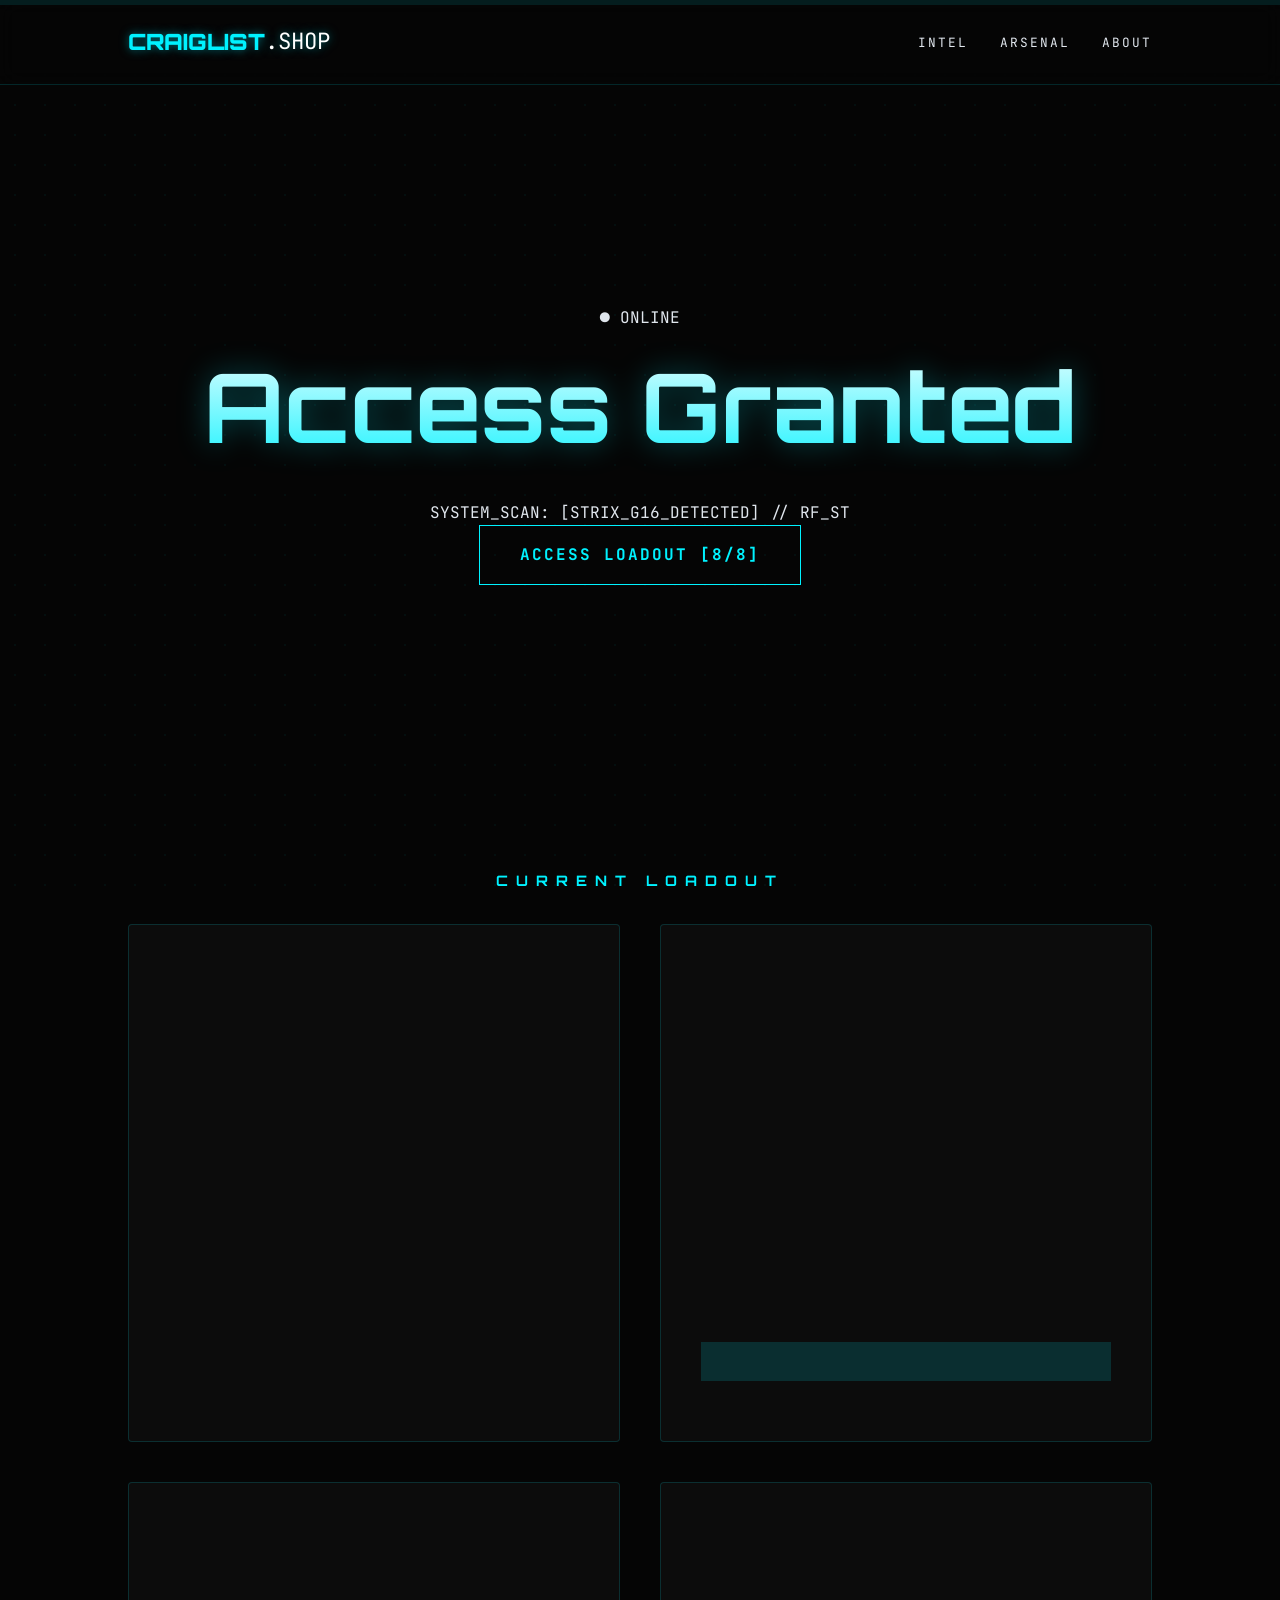
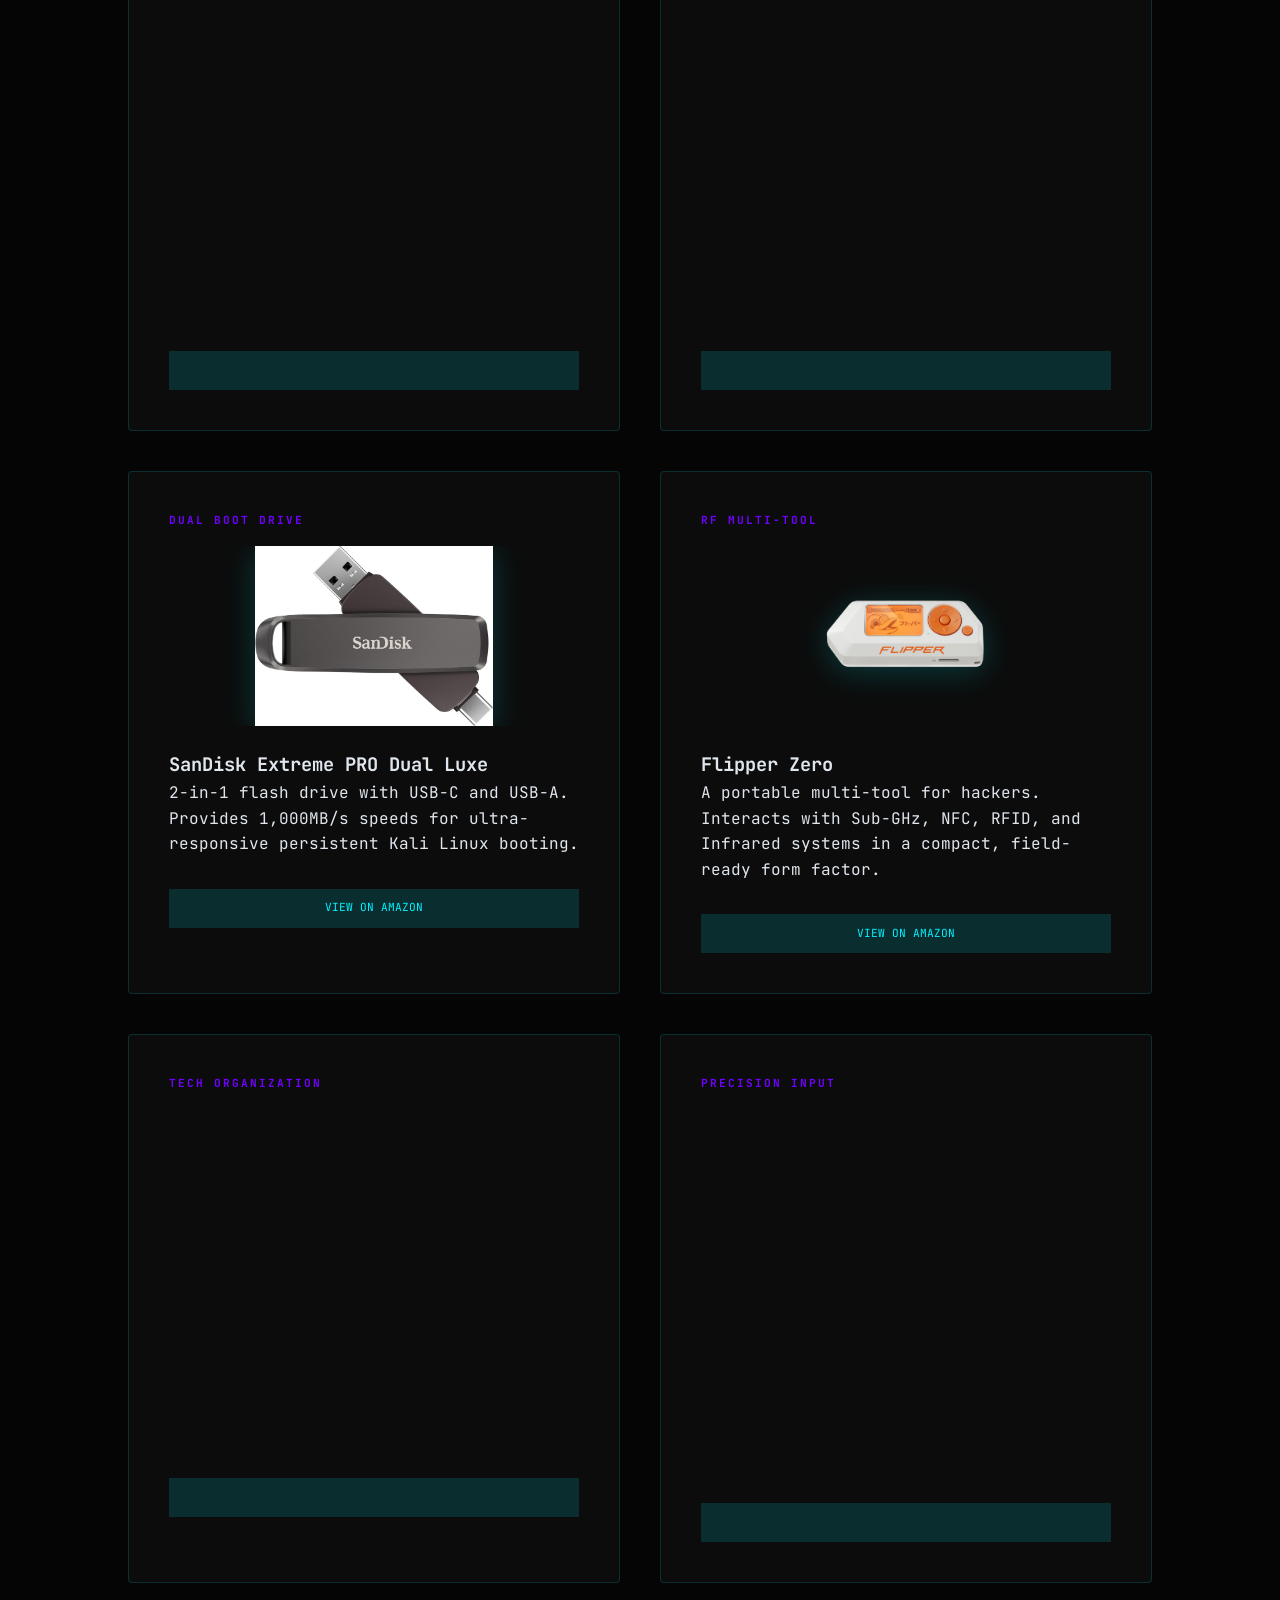
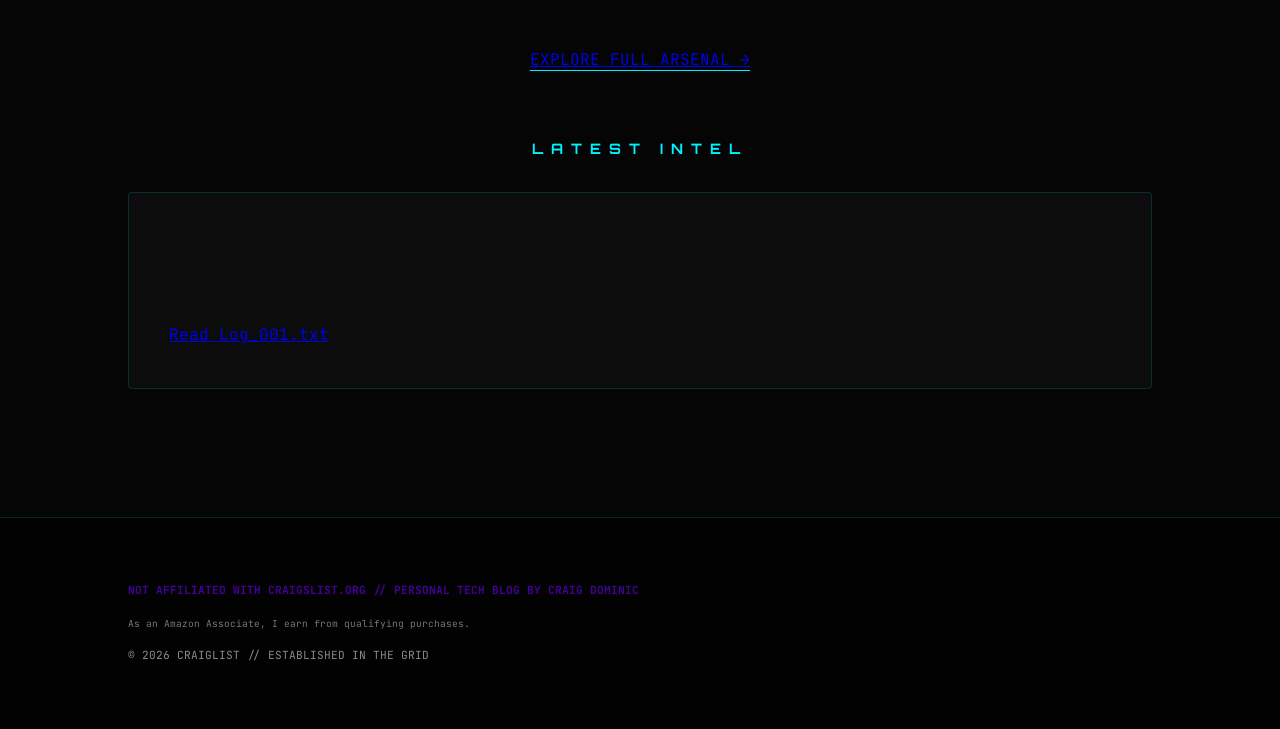
<file: index.html>
<!DOCTYPE html>
<html lang="en">
<head>

    <!-- Google tag (gtag.js) -->
<script async src="https://www.googletagmanager.com/gtag/js?id=G-6QVK2JPNYY"></script>
<script>
  window.dataLayer = window.dataLayer || [];
  function gtag(){dataLayer.push(arguments);}
  gtag('js', new Date());

  gtag('config', 'G-6QVK2JPNYY');
</script>

    <meta charset="UTF-8">
    <meta name="viewport" content="width=device-width, initial-scale=1.0">
    <title>Craiglist-Hackingtools | Access Granted</title>
    
    <link rel="icon" type="image/png" href="images/craiglistlogo.png">

    <link href="https://fonts.googleapis.com/css2?family=JetBrains+Mono:wght@400;700&family=Orbitron:wght@400;900&display=swap" rel="stylesheet">
    <link rel="stylesheet" href="styles.css">
</head>
<body>
    <div class="scanline"></div>
    <div class="grid-overlay"></div> 
    
    <header>
        <nav>
            <div class="logo">CRAIGLIST<span class="cursor-blink">.SHOP</span></div>
            <ul>
                <li><a href="#intel" class="nav-link">INTEL</a></li>
                <li><a href="arsenal.html" class="nav-link">ARSENAL</a></li>
                <li><a href="about.html" class="nav-link">ABOUT</a></li>
            </ul>
        </nav>
    </header>

    <section class="hero">
        <div class="hero-content">
            <div class="terminal-header">
                <span class="status-indicator">● ONLINE</span>
                <h1 class="glitch" data-text="FIELD_KIT_ACCESS">Access Granted</h1>
            </div>
            
            <div class="status-log">
                <p id="typewriter" class="terminal-text"></p>
            </div>

            <div class="hero-actions">
                <a href="#loadout" class="btn-primary">ACCESS LOADOUT [8/8]</a>
            </div>
        </div>
    </section>

    <main>
        <section id="loadout">
            <h2 class="section-title">CURRENT LOADOUT</h2>
            <div id="homepage-loadout-grid" class="grid"></div>
            
            <div style="text-align: center; margin-top: 4rem;">
                <a href="arsenal.html" class="nav-link" style="font-size: 1rem; border-bottom: 1px solid var(--primary);">EXPLORE FULL ARSENAL &rarr;</a>
            </div>
        </section>

        <section id="intel">
            <h2 class="section-title">LATEST INTEL</h2>
            <div class="grid">
                <article class="card">
                    <div class="tag">NETWORKING</div>
                    <h3>Setup Your Own Home Lab</h3>
                    <p>Building a fortress for testing and learning network security with pro-grade gear.</p>
                    <a href="#" class="read-more">Read Log_001.txt</a>
                </article>
            </div>
        </section>
    </main>

    <footer>
        <div class="footer-content">
            <p class="disclaimer">NOT AFFILIATED WITH CRAIGSLIST.ORG // PERSONAL TECH BLOG BY CRAIG DOMINIC</p>
            <p class="affiliate-disclosure" style="font-size: 0.6rem; opacity: 0.5; margin-bottom: 1rem;">
                As an Amazon Associate, I earn from qualifying purchases.
            </p>
            <p>&copy; 2026 CRAIGLIST // ESTABLISHED IN THE GRID</p>
        </div>
    </footer>

    <script>
        // 1. Fetch JSON Data and Populate Homepage with Images
        fetch('data.json')
            .then(response => response.json())
            .then(data => {
                const grid = document.getElementById('homepage-loadout-grid');
                
                // CRITICAL EDIT: Change from '2' to '8' to slice all units
                const tacticalLoadout = data.loadout.slice(0, 8);

                tacticalLoadout.forEach((item, index) => {
                    const card = document.createElement('div');
                    card.className = index === 0 ? 'item-card featured-item' : 'item-card';
                    
                    card.innerHTML = `
                        <div class="tag">${index === 0 ? '#1 PICK // ' : ''}${item.category}</div>
                        
                        <div class="card-img-wrapper">
                            <img src="${item.image}" alt="${item.name}" class="home-card-img">
                        </div>

                        <h3>${item.name}</h3>
                        <p>${item.description}</p>
                        <a href="${item.link}" target="_blank" class="${index === 0 ? 'btn-primary' : 'btn-sm'}" style="margin-top: 2rem;">VIEW ON AMAZON</a>
                    `;
                    
                    grid.appendChild(card);
                    observeCard(card);
                });
            })
            .catch(err => console.error("Error loading loadout data:", err));

        // 2. Updated Typewriter Effect to match Hacking Tools niche
        const text = "SYSTEM_SCAN: [STRIX_G16_DETECTED] // RF_STATUS: ACTIVE // [8/8]_LOADOUT_UNITS_READY...";
        let i = 0;
        const target = document.getElementById('typewriter');
        function typeWriter() {
            if (i < text.length) {
                target.innerHTML += text.charAt(i);
                i++;
                setTimeout(typeWriter, 40);
            }
        }
        window.onload = typeWriter;

        // 3. Animation Logic (Scroll Reveal & 3D Tilt)
        function observeCard(card) {
            card.style.opacity = "0";
            card.style.transform = "translateY(20px) scale(0.95)";
            card.style.transition = "all 0.6s cubic-bezier(0.175, 0.885, 0.32, 1.275)";
            
            const observer = new IntersectionObserver((entries) => {
                entries.forEach(entry => {
                    if (entry.isIntersecting) {
                        entry.target.style.opacity = "1";
                        entry.target.style.transform = "translateY(0) scale(1)";
                    }
                });
            }, { threshold: 0.15 });
            
            observer.observe(card);

            if (window.matchMedia("(min-width: 769px)").matches) {
                card.addEventListener('mousemove', (e) => {
                    const rect = card.getBoundingClientRect();
                    const rotateX = (e.clientY - rect.top - rect.height/2) / 15;
                    const rotateY = (rect.width/2 - (e.clientX - rect.left)) / 15;
                    card.style.transform = `perspective(1000px) rotateX(${rotateX}deg) rotateY(${rotateY}deg) scale3d(1.05, 1.05, 1.05)`;
                });
                card.addEventListener('mouseleave', () => {
                    card.style.transform = `perspective(1000px) rotateX(0deg) rotateY(0deg) scale3d(1, 1, 1)`;
                });
            }
        }
    </script>
</body>
</html>
</file>
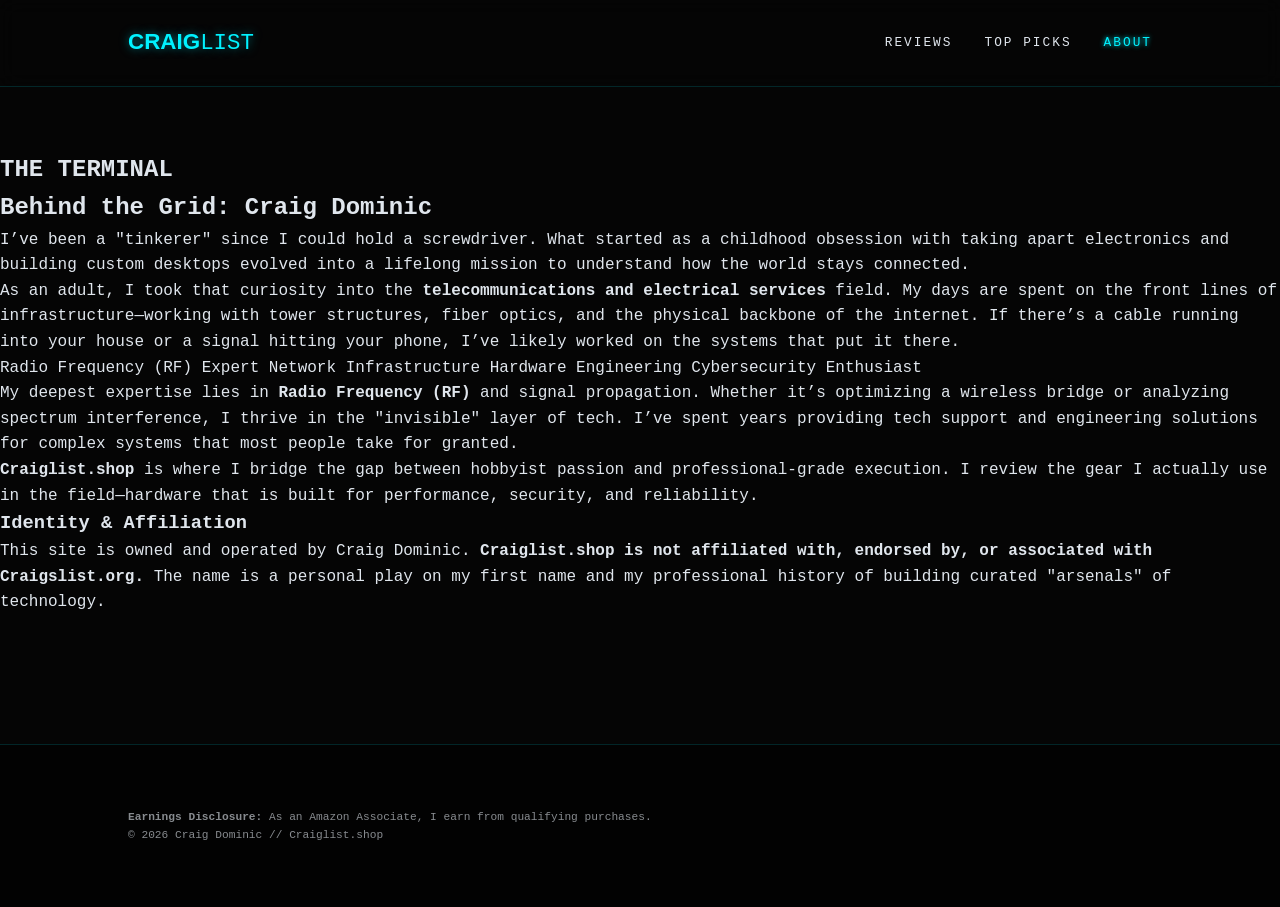
<file: about.html>
<!DOCTYPE html>
<html lang="en">
<head>
    <meta charset="UTF-8">
    <meta name="viewport" content="width=device-width, initial-scale=1.0">
    <title>About // Craiglist.shop</title>
    <link href="https://fonts.googleapis.com/css2?family=Inter:wght@300;400;600;800&family=Plus+Jakarta+Sans:wght@700&display=swap" rel="stylesheet">
    <link rel="stylesheet" href="styles.css">
</head>
<body>

    <header>
        <nav>
            <div class="logo"><a href="index.html" style="text-decoration:none; color:inherit;">CRAIG<span>LIST</span></a></div>
            <ul>
                <li><a href="index.html#reviews">REVIEWS</a></li>
                <li><a href="index.html#top-picks">TOP PICKS</a></li>
                <li><a href="about.html" class="active">ABOUT</a></li>
            </ul>
        </nav>
    </header>

    <main class="container">
        <section class="about-content">
            <h2 class="section-label" style="margin-top:4rem;">THE TERMINAL</h2>
            <h1>Behind the Grid: Craig Dominic</h1>
            
            <div class="about-grid">
                <div class="bio-text">
                    <p>I’ve been a "tinkerer" since I could hold a screwdriver. What started as a childhood obsession with taking apart electronics and building custom desktops evolved into a lifelong mission to understand how the world stays connected.</p>
                    
                    <p>As an adult, I took that curiosity into the <strong>telecommunications and electrical services</strong> field. My days are spent on the front lines of infrastructure—working with tower structures, fiber optics, and the physical backbone of the internet. If there’s a cable running into your house or a signal hitting your phone, I’ve likely worked on the systems that put it there.</p>
                    
                    <div class="skill-tags">
                        <span class="skill-badge">Radio Frequency (RF) Expert</span>
                        <span class="skill-badge">Network Infrastructure</span>
                        <span class="skill-badge">Hardware Engineering</span>
                        <span class="skill-badge">Cybersecurity Enthusiast</span>
                    </div>

                    <p>My deepest expertise lies in <strong>Radio Frequency (RF)</strong> and signal propagation. Whether it’s optimizing a wireless bridge or analyzing spectrum interference, I thrive in the "invisible" layer of tech. I’ve spent years providing tech support and engineering solutions for complex systems that most people take for granted.</p>

                    <p><strong>Craiglist.shop</strong> is where I bridge the gap between hobbyist passion and professional-grade execution. I review the gear I actually use in the field—hardware that is built for performance, security, and reliability.</p>

                    <div class="legal-box">
                        <h3>Identity & Affiliation</h3>
                        <p>This site is owned and operated by Craig Dominic. <strong>Craiglist.shop is not affiliated with, endorsed by, or associated with Craigslist.org.</strong> The name is a personal play on my first name and my professional history of building curated "arsenals" of technology.</p>
                    </div>
                </div>
            </div>
        </section>
    </main>

    <footer>
        <div class="container">
            <p class="affiliate-disclosure"><strong>Earnings Disclosure:</strong> As an Amazon Associate, I earn from qualifying purchases.</p>
            <p>&copy; 2026 Craig Dominic // Craiglist.shop</p>
        </div>
    </footer>

</body>
</html>
</file>
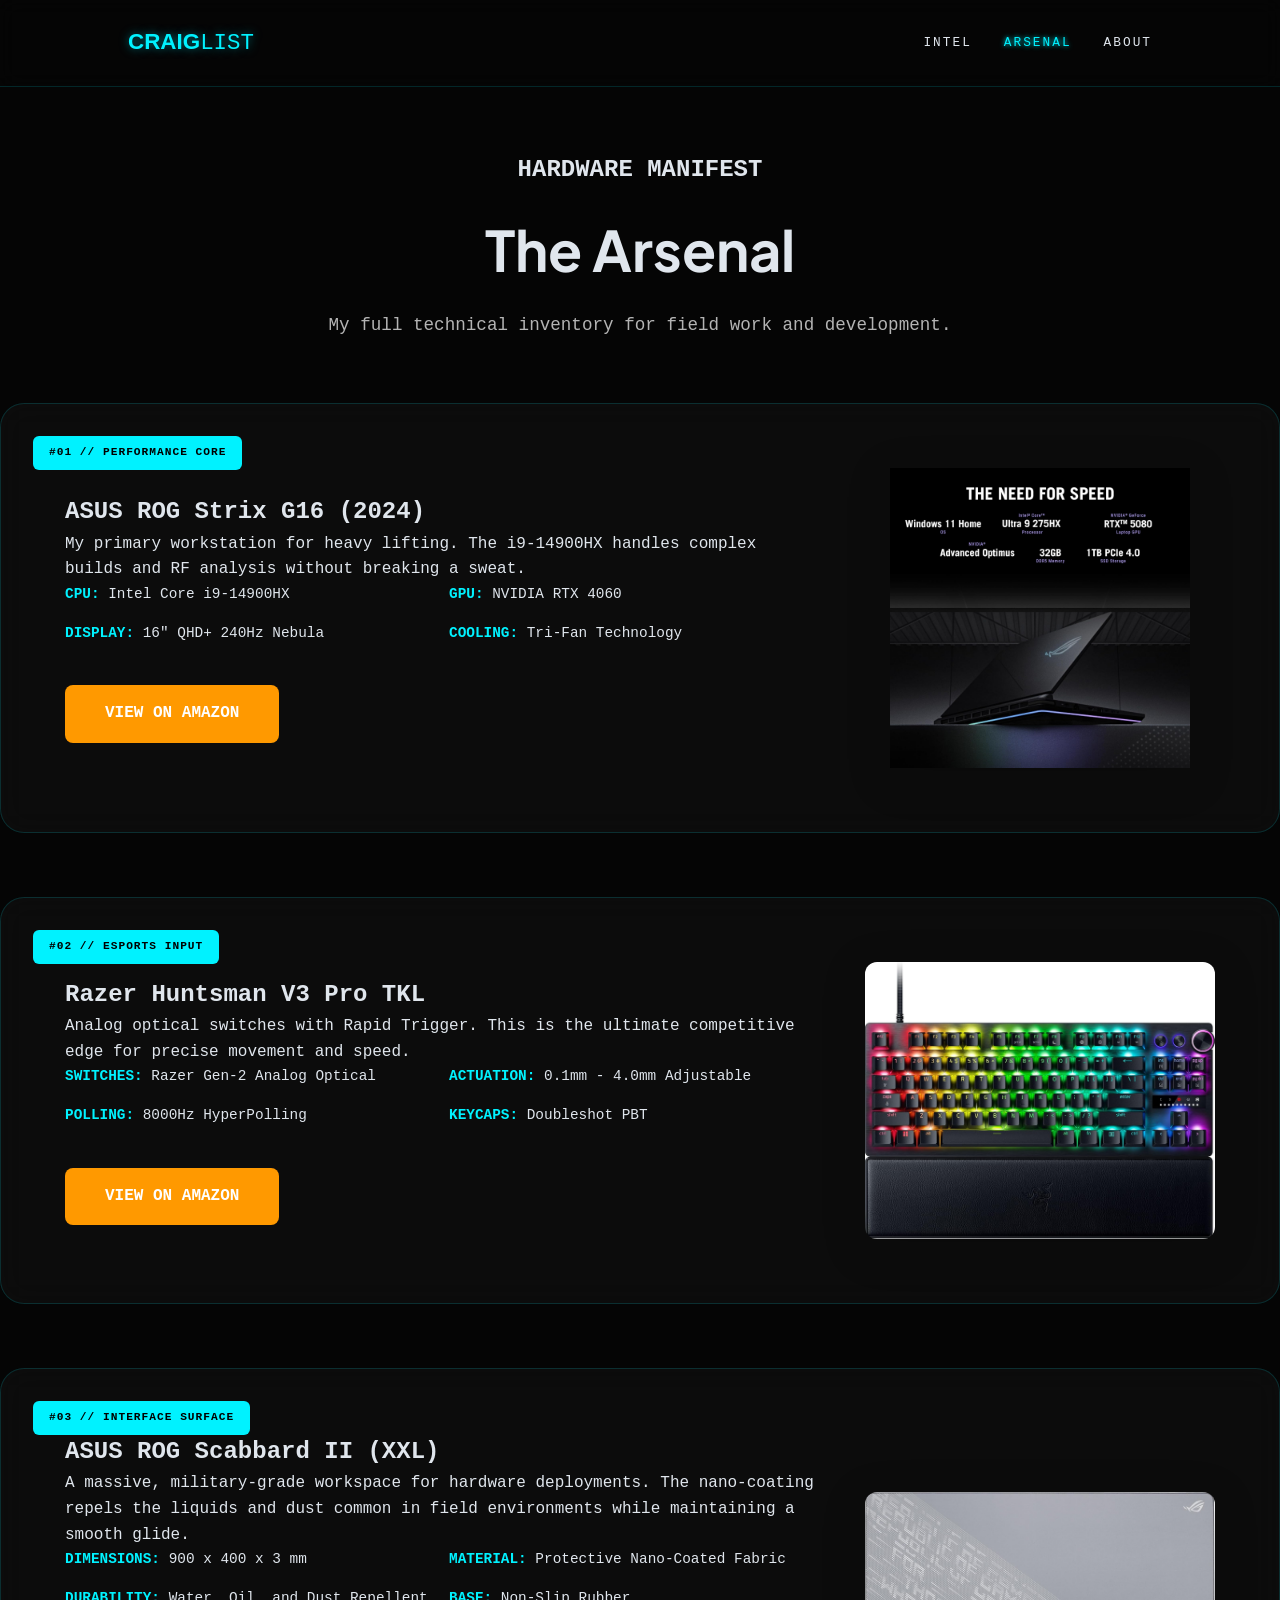
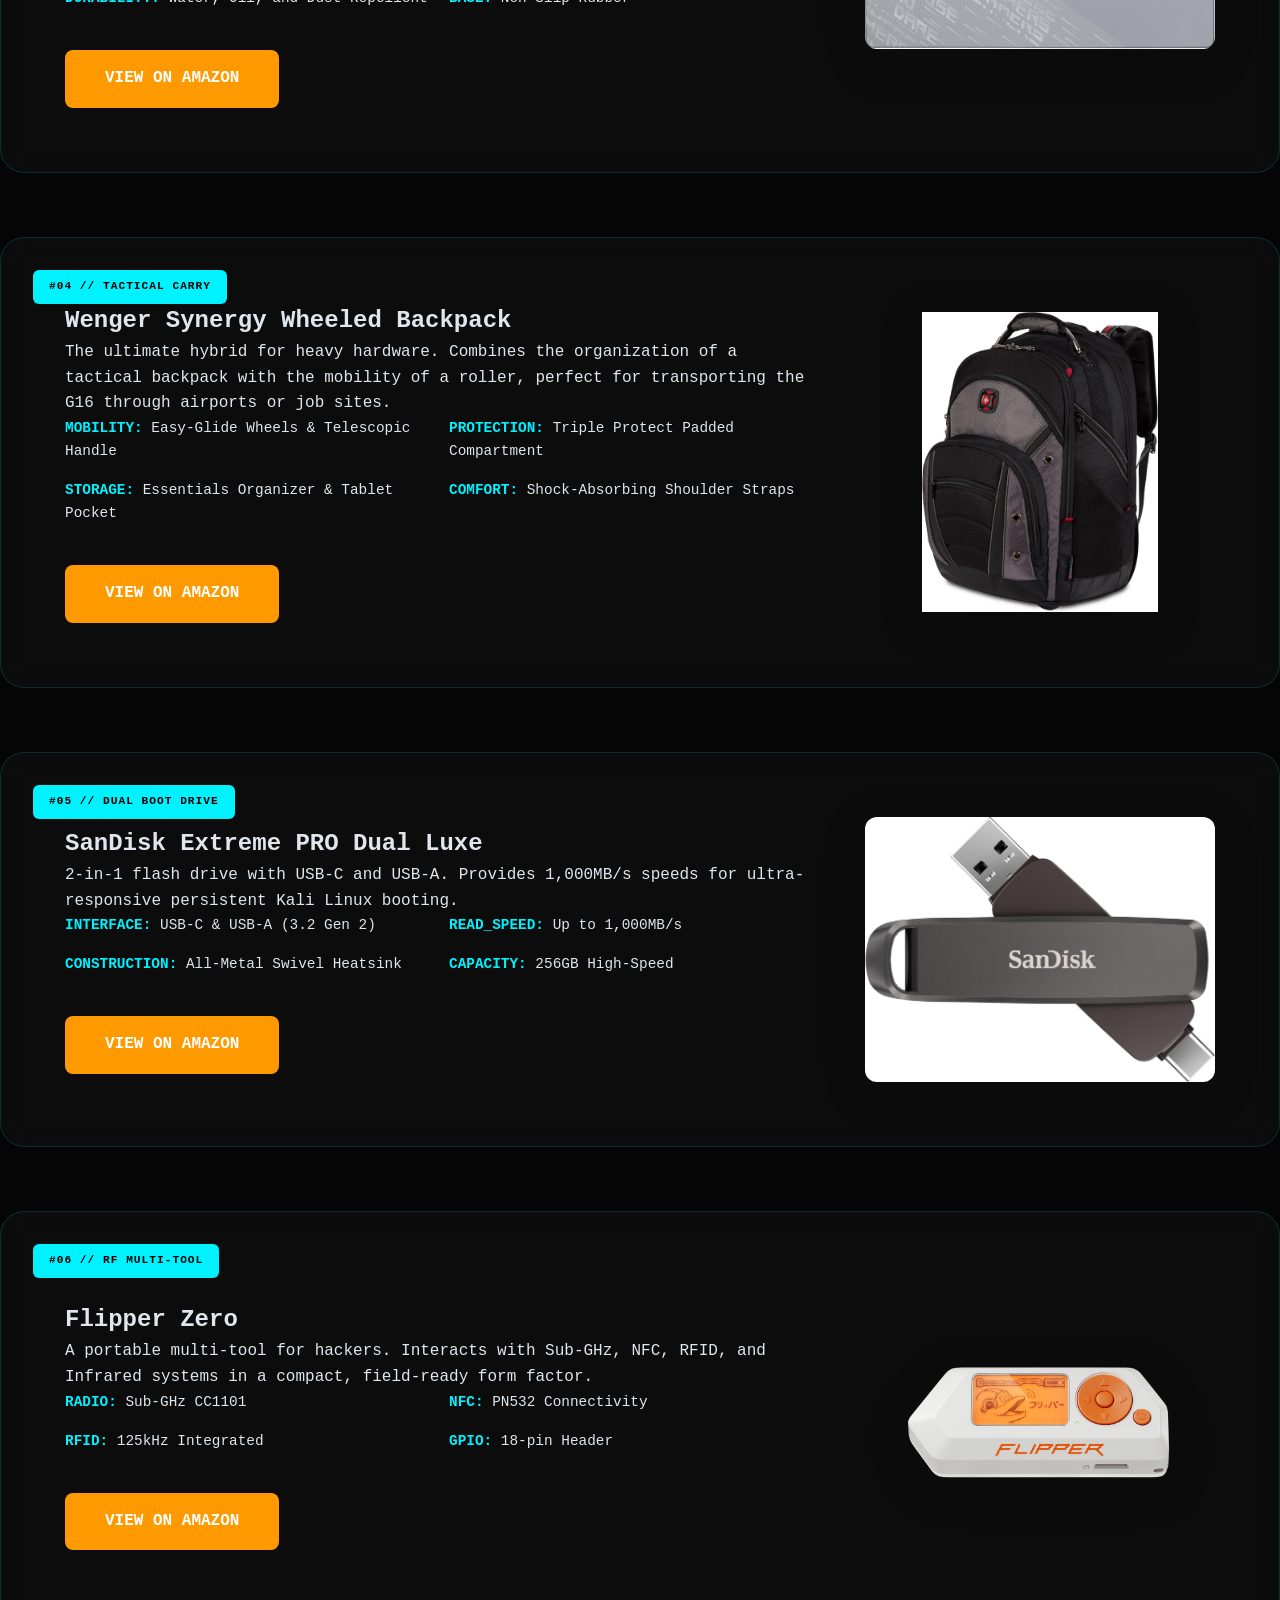
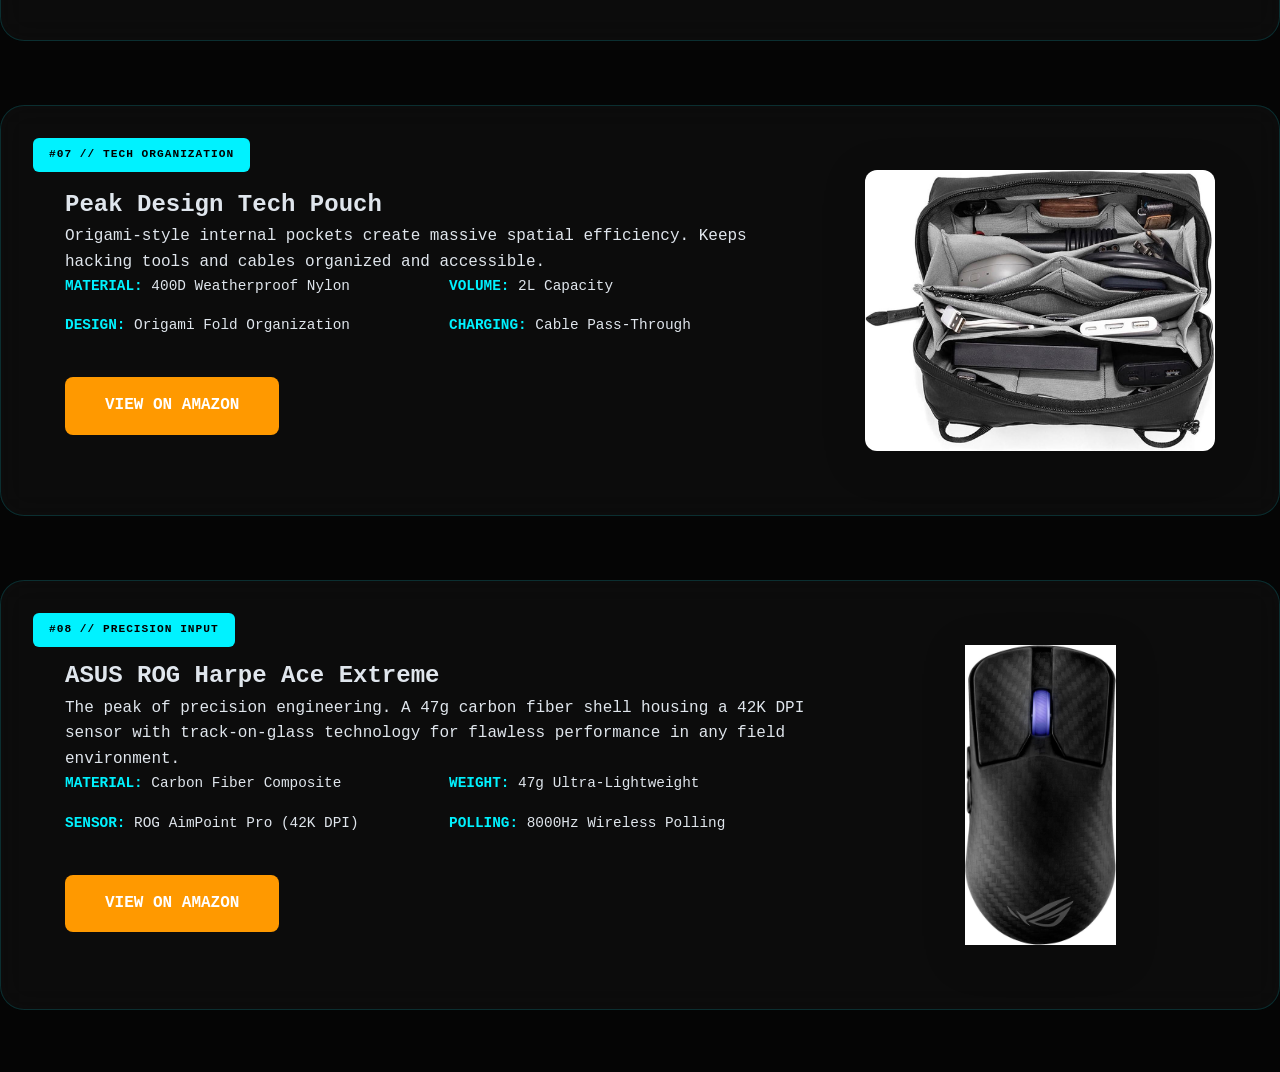
<file: arsenal.html>
<!DOCTYPE html>
<html lang="en">
<head>
	<!-- Google tag (gtag.js) -->
<script async src="https://www.googletagmanager.com/gtag/js?id=G-6QVK2JPNYY"></script>
<script>
  window.dataLayer = window.dataLayer || [];
  function gtag(){dataLayer.push(arguments);}
  gtag('js', new Date());

  gtag('config', 'G-6QVK2JPNYY');
</script>

    <meta charset="UTF-8">
    <meta name="viewport" content="width=device-width, initial-scale=1.0">
    <title>The Arsenal | Curated Tech Gear</title>
    <link href="https://fonts.googleapis.com/css2?family=Inter:wght@300;400;600;800&family=Plus+Jakarta+Sans:wght@700&display=swap" rel="stylesheet">
    <link rel="stylesheet" href="styles.css">
</head>
<body>

    <header>
        <nav>
            <div class="logo"><a href="index.html" style="text-decoration:none; color:inherit;">CRAIG<span>LIST</span></a></div>
            <ul>
                <li><a href="index.html#intel">INTEL</a></li>
                <li><a href="arsenal.html" class="active">ARSENAL</a></li>
                <li><a href="about.html">ABOUT</a></li>
            </ul>
        </nav>
    </header>

    <main class="container">
        <section class="arsenal-header">
            <h2 class="section-label" style="margin-top:4rem;">HARDWARE MANIFEST</h2>
            <h1>The Arsenal</h1>
            <p class="subtitle">My full technical inventory for field work and development.</p>
        </section>

        <div id="arsenal-list"></div>
    </main>

    <script>
        fetch('data.json')
            .then(response => response.json())
            .then(data => {
                const container = document.getElementById('arsenal-list');
                data.loadout.forEach(item => {
                    const section = document.createElement('section');
                    section.className = 'featured-pick reveal';
                    section.innerHTML = `
                        <div class="pick-badge">#${item.id} // ${item.category}</div>
                        <div class="pick-content flex-layout">
                            <div class="pick-info">
                                <h2>${item.name}</h2>
                                <p class="pick-description">${item.description}</p>
                                <ul class="spec-list">
                                    ${Object.entries(item.specs).map(([key, val]) => `<li><strong>${key.toUpperCase()}:</strong> ${val}</li>`).join('')}
                                </ul>
                                <a href="${item.link}" target="_blank" class="btn-amazon">VIEW ON AMAZON</a>
                            </div>
                            <div class="pick-image">
                                <img src="${item.image}" alt="${item.name}">
                            </div>
                        </div>
                    `;
                    container.appendChild(section);
                });
            });
    </script>
</body>
</html>
</file>
<file: styles.css>
/* --- ROOT VARIABLES --- */
:root {
    --bg: #050505;
    --primary: #00f2ff; /* Modern Neon Cyan */
    --accent: #7000ff;  /* Cyber Purple */
    --text: #e0e6ed;
    --card-bg: rgba(255, 255, 255, 0.03);
    --border: rgba(0, 242, 255, 0.15);
    --white: #ffffff;
    --text-muted: #94a3b8;
}

/* --- GLOBAL STYLES --- */
* { margin: 0; padding: 0; box-sizing: border-box; cursor: crosshair; }

body {
    background-color: var(--bg);
    color: var(--text);
    font-family: 'JetBrains Mono', monospace;
    line-height: 1.6;
    overflow-x: hidden;
}

/* --- BACKGROUND & EFFECTS --- */
.grid-overlay {
    position: fixed;
    top: 0; left: 0;
    width: 100%; height: 100%;
    background-image: radial-gradient(var(--border) 1px, transparent 1px);
    background-size: 30px 30px;
    z-index: -1;
    opacity: 0.3;
}

.scanline {
    width: 100%; height: 5px;
    background: rgba(0, 242, 255, 0.1);
    position: fixed; top: 0; left: 0;
    pointer-events: none; z-index: 100;
    animation: scan 6s linear infinite;
}

@keyframes scan {
    0% { top: -100px; }
    100% { top: 100%; }
}

/* --- NAVIGATION --- */
header {
    padding: 1.5rem 10%;
    backdrop-filter: blur(10px);
    border-bottom: 1px solid var(--border);
    position: sticky; top: 0; z-index: 50;
    background: rgba(5, 5, 5, 0.8);
}

nav { display: flex; justify-content: space-between; align-items: center; }

/* REVERTED: NAVIGATION LOGO (TEXT-BASED) */
.logo {
    font-family: 'Orbitron', sans-serif;
    font-weight: 900; 
    font-size: 1.4rem;
    color: var(--primary);
    text-shadow: 0 0 10px rgba(0, 242, 255, 0.5);
    display: flex;
    align-items: center;
}

.logo span { 
    font-family: 'JetBrains Mono', monospace; 
    font-weight: 400; 
}

/* RE-ENABLED: TERMINAL CURSOR BLINK */
.cursor-blink { 
    animation: blink 1s step-end infinite; 
    color: #fff; 
}

@keyframes blink { 
    50% { opacity: 0; } 
}

nav ul { display: flex; list-style: none; }
nav ul li { margin-left: 2rem; }
nav ul li a { 
    color: var(--text); 
    text-decoration: none; 
    font-size: 0.8rem; 
    letter-spacing: 2px;
    transition: 0.3s;
}
nav ul li a:hover, nav ul li a.active { color: var(--primary); text-shadow: 0 0 5px var(--primary); }

/* --- HERO SECTION --- */
.hero {
    height: 80vh;
    display: flex; align-items: center; justify-content: center;
    text-align: center;
}

.hero h1 {
    font-family: 'Orbitron', sans-serif;
    font-size: clamp(3rem, 10vw, 6rem);
    margin-bottom: 1rem;
    background: linear-gradient(to bottom, #fff, var(--primary));
    -webkit-background-clip: text;
    -webkit-text-fill-color: transparent;
    filter: drop-shadow(0 0 15px rgba(0, 242, 255, 0.3));
}

.subtitle {
    font-size: 1.1rem;
    color: rgba(255,255,255,0.7);
    min-height: 1.6em;
}

/* --- GRID & CARDS --- */
.section-title {
    color: var(--primary);
    margin: 4rem 0 2rem; text-align: center;
    font-family: 'Orbitron', sans-serif;
    letter-spacing: 8px; font-size: 0.9rem;
}

.grid {
    display: grid;
    grid-template-columns: repeat(auto-fit, minmax(320px, 1fr));
    gap: 2.5rem; padding: 0 10%;
}

.card, .item-card {
    background: var(--card-bg);
    border: 1px solid var(--border);
    border-radius: 4px;
    padding: 2.5rem;
    transition: transform 0.1s ease-out, border 0.3s;
    transform-style: preserve-3d;
}

.card:hover, .item-card:hover {
    border-color: var(--primary);
    box-shadow: 0 0 40px rgba(0, 242, 255, 0.1);
}

.tag { color: var(--accent); font-size: 0.7rem; font-weight: bold; margin-bottom: 1rem; letter-spacing: 2px; }

/* --- PRODUCT IMAGES (INDEX) --- */
.card-img-wrapper {
    width: 100%;
    height: 180px;
    display: flex;
    justify-content: center;
    align-items: center;
    margin-bottom: 1.5rem;
    overflow: hidden;
}

.home-card-img {
    max-width: 100%;
    max-height: 100%;
    object-fit: contain;
    filter: drop-shadow(0 5px 15px rgba(0, 242, 255, 0.2));
    transition: 0.3s ease;
}

.item-card:hover .home-card-img {
    transform: scale(1.1);
    filter: drop-shadow(0 5px 20px rgba(0, 242, 255, 0.4));
}

/* --- ARSENAL SPECIFIC LAYOUT --- */
.arsenal-header { text-align: center; margin-bottom: 4rem; }
.arsenal-header h1 { font-family: 'Plus Jakarta Sans', sans-serif; font-size: 3.5rem; margin: 1rem 0; }

.featured-pick {
    background: var(--card-bg);
    border: 1px solid var(--border);
    border-radius: 24px;
    padding: 4rem;
    margin-bottom: 4rem;
    position: relative;
    overflow: hidden;
    backdrop-filter: blur(15px);
}

.flex-layout {
    display: flex;
    align-items: center;
    justify-content: space-between;
    gap: 3rem;
}

.pick-info { flex: 1; }
.pick-badge {
    position: absolute;
    top: 2rem; left: 2rem;
    background: var(--primary);
    color: #000;
    padding: 0.5rem 1rem;
    border-radius: 6px;
    font-size: 0.7rem;
    font-weight: 800;
    letter-spacing: 1px;
}

.pick-image {
    flex: 0 0 350px;
    display: flex;
    justify-content: center;
}

.pick-image img {
    width: 100%;
    max-height: 300px;
    object-fit: contain;
    border-radius: 12px;
    filter: drop-shadow(0 10px 20px rgba(0,0,0,0.2));
}

.spec-list { list-style: none; margin-bottom: 2.5rem; display: grid; grid-template-columns: 1fr 1fr; gap: 1rem; }
.spec-list li { font-size: 0.9rem; color: var(--text); }
.spec-list strong { color: var(--primary); }

/* --- BUTTONS --- */
.btn-primary {
    display: inline-block;
    background: transparent;
    color: var(--primary);
    border: 1px solid var(--primary);
    padding: 1rem 2.5rem;
    text-decoration: none;
    font-weight: bold;
    transition: 0.3s;
    letter-spacing: 2px;
}

.btn-primary:hover {
    background: var(--primary);
    color: #000;
    box-shadow: 0 0 20px var(--primary);
}

.btn-amazon {
    display: inline-block;
    background: #FF9900; 
    color: white;
    padding: 1rem 2.5rem;
    text-decoration: none;
    border-radius: 8px;
    font-weight: 700;
    transition: 0.3s;
}

.btn-amazon:hover { background: #e68a00; transform: translateY(-2px); box-shadow: 0 10px 20px rgba(255, 153, 0, 0.2); }

.btn-sm {
    display: block;
    text-align: center;
    background: var(--border);
    color: var(--primary);
    padding: 0.6rem;
    text-decoration: none;
    font-size: 0.7rem;
    margin-top: 1.5rem;
    border: 1px solid transparent;
}

/* --- FOOTER --- */
footer {
    margin-top: 8rem;
    padding: 4rem 10%;
    border-top: 1px solid var(--border);
    background: rgba(0,0,0,0.5);
}

.disclaimer { color: var(--accent); font-size: 0.7rem; margin-bottom: 1rem; font-weight: bold; }
footer p { font-size: 0.7rem; opacity: 0.6; }

/* --- MOBILE OPTIMIZATION --- */
@media (max-width: 992px) {
    .flex-layout {
        flex-direction: column-reverse;
        text-align: center;
    }
    .pick-image {
        flex: 0 0 auto;
        width: 100%;
        margin-bottom: 2rem;
    }
}

@media (max-width: 768px) {
    * { cursor: auto; }
    header { padding: 1rem 5%; }
    nav { flex-direction: column; gap: 1rem; }
    nav ul { gap: 1rem; justify-content: center; width: 100%; }
    .hero h1 { font-size: 2.5rem; }
    .grid { padding: 0 5%; grid-template-columns: 1fr; }
    .featured-pick { padding: 2rem 1.5rem; }
    .pick-info h2 { font-size: 1.8rem; }
    .spec-list { grid-template-columns: 1fr; }
    .btn-primary, .btn-amazon, .btn-sm {
        width: 100%;
        text-align: center;
    }
}
</file>
